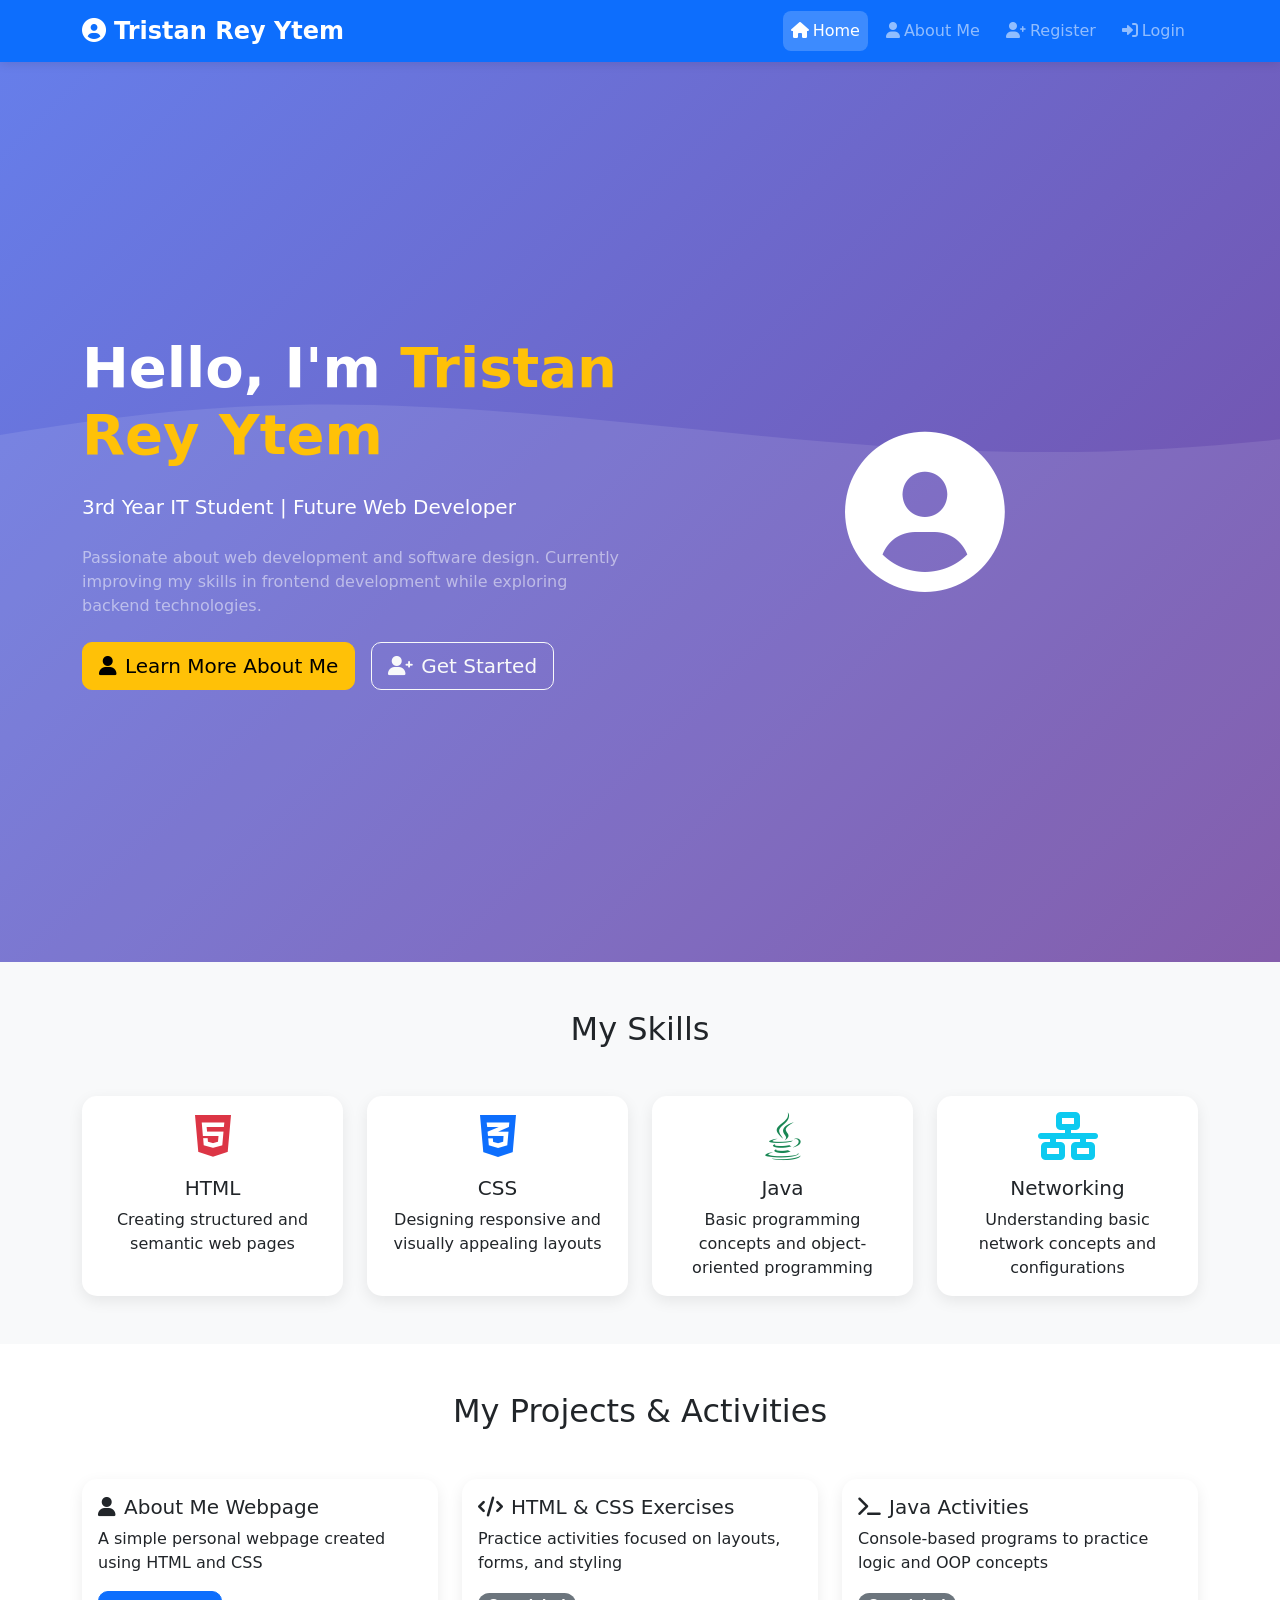
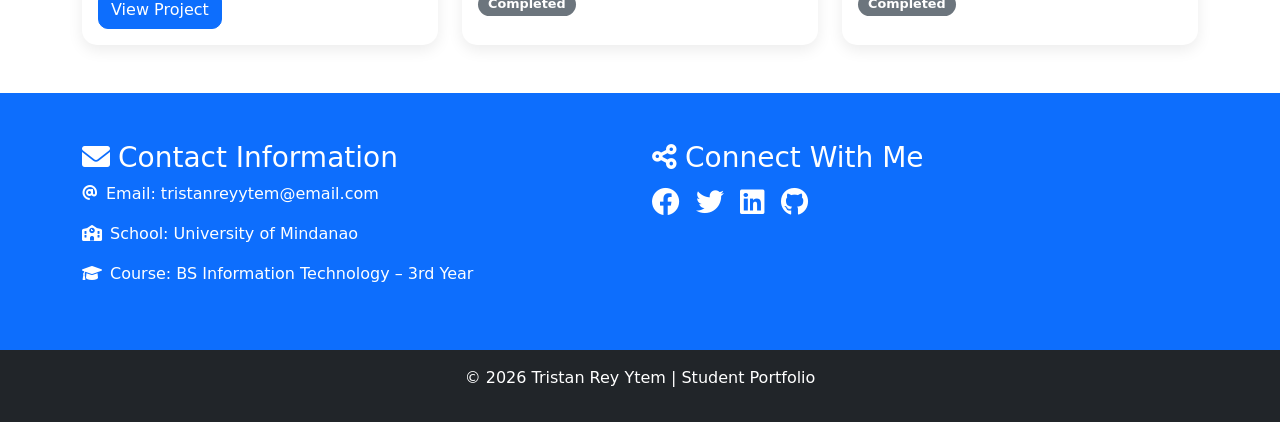
<file: index.html>
<!DOCTYPE html>
<html lang="en">
<head>
    <meta charset="UTF-8">
    <meta name="viewport" content="width=device-width, initial-scale=1.0">
    <title>Tristan Rey Ytem | Personal Portfolio</title>
    <link href="https://cdn.jsdelivr.net/npm/bootstrap@5.3.0/dist/css/bootstrap.min.css" rel="stylesheet">
    <link rel="stylesheet" href="https://cdnjs.cloudflare.com/ajax/libs/font-awesome/6.0.0/css/all.min.css">
    <link rel="stylesheet" href="styles.css">
</head>
<body>
    <nav class="navbar navbar-expand-lg navbar-dark bg-primary sticky-top">
        <div class="container">
            <a class="navbar-brand fw-bold" href="index.html">
                <i class="fas fa-user-circle me-2"></i>Tristan Rey Ytem
            </a>
            <button class="navbar-toggler" type="button" data-bs-toggle="collapse" data-bs-target="#navbarNav">
                <span class="navbar-toggler-icon"></span>
            </button>
            <div class="collapse navbar-collapse" id="navbarNav">
                <ul class="navbar-nav ms-auto">
                    <li class="nav-item">
                        <a class="nav-link active" href="index.html">
                            <i class="fas fa-home me-1"></i>Home
                        </a>
                    </li>
                    <li class="nav-item">
                        <a class="nav-link" href="about.html">
                            <i class="fas fa-user me-1"></i>About Me
                        </a>
                    </li>
                    <li class="nav-item">
                        <a class="nav-link" href="register.html">
                            <i class="fas fa-user-plus me-1"></i>Register
                        </a>
                    </li>
                    <li class="nav-item">
                        <a class="nav-link" href="login.html">
                            <i class="fas fa-sign-in-alt me-1"></i>Login
                        </a>
                    </li>
                </ul>
            </div>
        </div>
    </nav>

    <section class="hero-section">
        <div class="container">
            <div class="row align-items-center min-vh-100">
                <div class="col-lg-6">
                    <div class="hero-content">
                        <h1 class="display-4 fw-bold text-white mb-4">
                            Hello, I'm <span class="text-warning">Tristan Rey Ytem</span>
                        </h1>
                        <p class="lead text-white mb-4">
                            3rd Year IT Student | Future Web Developer
                        </p>
                        <p class="text-white-50 mb-4">
                            Passionate about web development and software design. Currently improving my skills in frontend development while exploring backend technologies.
                        </p>
                        <div class="d-flex gap-3">
                            <a href="about.html" class="btn btn-warning btn-lg">
                                <i class="fas fa-user me-2"></i>Learn More About Me
                            </a>
                            <a href="register.html" class="btn btn-outline-light btn-lg">
                                <i class="fas fa-user-plus me-2"></i>Get Started
                            </a>
                        </div>
                    </div>
                </div>
                <div class="col-lg-6">
                    <div class="hero-image text-center">
                        <div class="profile-placeholder">
                            <i class="fas fa-user-circle fa-10x text-white"></i>
                        </div>
                    </div>
                </div>
            </div>
        </div>
    </section>

    <section class="py-5 bg-light">
        <div class="container">
            <h2 class="text-center mb-5">My Skills</h2>
            <div class="row g-4">
                <div class="col-md-3">
                    <div class="card h-100 text-center skill-card">
                        <div class="card-body">
                            <i class="fab fa-html5 fa-3x text-danger mb-3"></i>
                            <h5 class="card-title">HTML</h5>
                            <p class="card-text">Creating structured and semantic web pages</p>
                        </div>
                    </div>
                </div>
                <div class="col-md-3">
                    <div class="card h-100 text-center skill-card">
                        <div class="card-body">
                            <i class="fab fa-css3-alt fa-3x text-primary mb-3"></i>
                            <h5 class="card-title">CSS</h5>
                            <p class="card-text">Designing responsive and visually appealing layouts</p>
                        </div>
                    </div>
                </div>
                <div class="col-md-3">
                    <div class="card h-100 text-center skill-card">
                        <div class="card-body">
                            <i class="fab fa-java fa-3x text-success mb-3"></i>
                            <h5 class="card-title">Java</h5>
                            <p class="card-text">Basic programming concepts and object-oriented programming</p>
                        </div>
                    </div>
                </div>
                <div class="col-md-3">
                    <div class="card h-100 text-center skill-card">
                        <div class="card-body">
                            <i class="fas fa-network-wired fa-3x text-info mb-3"></i>
                            <h5 class="card-title">Networking</h5>
                            <p class="card-text">Understanding basic network concepts and configurations</p>
                        </div>
                    </div>
                </div>
            </div>
        </div>
    </section>

    <section class="py-5">
        <div class="container">
            <h2 class="text-center mb-5">My Projects & Activities</h2>
            <div class="row g-4">
                <div class="col-md-4">
                    <div class="card h-100 project-card">
                        <div class="card-body">
                            <h5 class="card-title">
                                <i class="fas fa-user me-2"></i>About Me Webpage
                            </h5>
                            <p class="card-text">A simple personal webpage created using HTML and CSS</p>
                            <a href="about.html" class="btn btn-primary">View Project</a>
                        </div>
                    </div>
                </div>
                <div class="col-md-4">
                    <div class="card h-100 project-card">
                        <div class="card-body">
                            <h5 class="card-title">
                                <i class="fas fa-code me-2"></i>HTML & CSS Exercises
                            </h5>
                            <p class="card-text">Practice activities focused on layouts, forms, and styling</p>
                            <span class="badge bg-secondary">Completed</span>
                        </div>
                    </div>
                </div>
                <div class="col-md-4">
                    <div class="card h-100 project-card">
                        <div class="card-body">
                            <h5 class="card-title">
                                <i class="fas fa-terminal me-2"></i>Java Activities
                            </h5>
                            <p class="card-text">Console-based programs to practice logic and OOP concepts</p>
                            <span class="badge bg-secondary">Completed</span>
                        </div>
                    </div>
                </div>
            </div>
        </div>
    </section>

    <section class="py-5 bg-primary text-white">
        <div class="container">
            <div class="row">
                <div class="col-md-6">
                    <h3><i class="fas fa-envelope me-2"></i>Contact Information</h3>
                    <p><i class="fas fa-at me-2"></i>Email: tristanreyytem@email.com</p>
                    <p><i class="fas fa-school me-2"></i>School: University of Mindanao</p>
                    <p><i class="fas fa-graduation-cap me-2"></i>Course: BS Information Technology – 3rd Year</p>
                </div>
                <div class="col-md-6">
                    <h3><i class="fas fa-share-alt me-2"></i>Connect With Me</h3>
                    <div class="d-flex gap-3">
                        <a href="#" class="text-white fs-3"><i class="fab fa-facebook"></i></a>
                        <a href="#" class="text-white fs-3"><i class="fab fa-twitter"></i></a>
                        <a href="#" class="text-white fs-3"><i class="fab fa-linkedin"></i></a>
                        <a href="#" class="text-white fs-3"><i class="fab fa-github"></i></a>
                    </div>
                </div>
            </div>
        </div>
    </section>

    <footer class="bg-dark text-white py-3">
        <div class="container text-center">
            <p>&copy; 2026 Tristan Rey Ytem | Student Portfolio</p>
        </div>
    </footer>

    <script src="https://cdn.jsdelivr.net/npm/bootstrap@5.3.0/dist/js/bootstrap.bundle.min.js"></script>
</body>
</html>
</file>
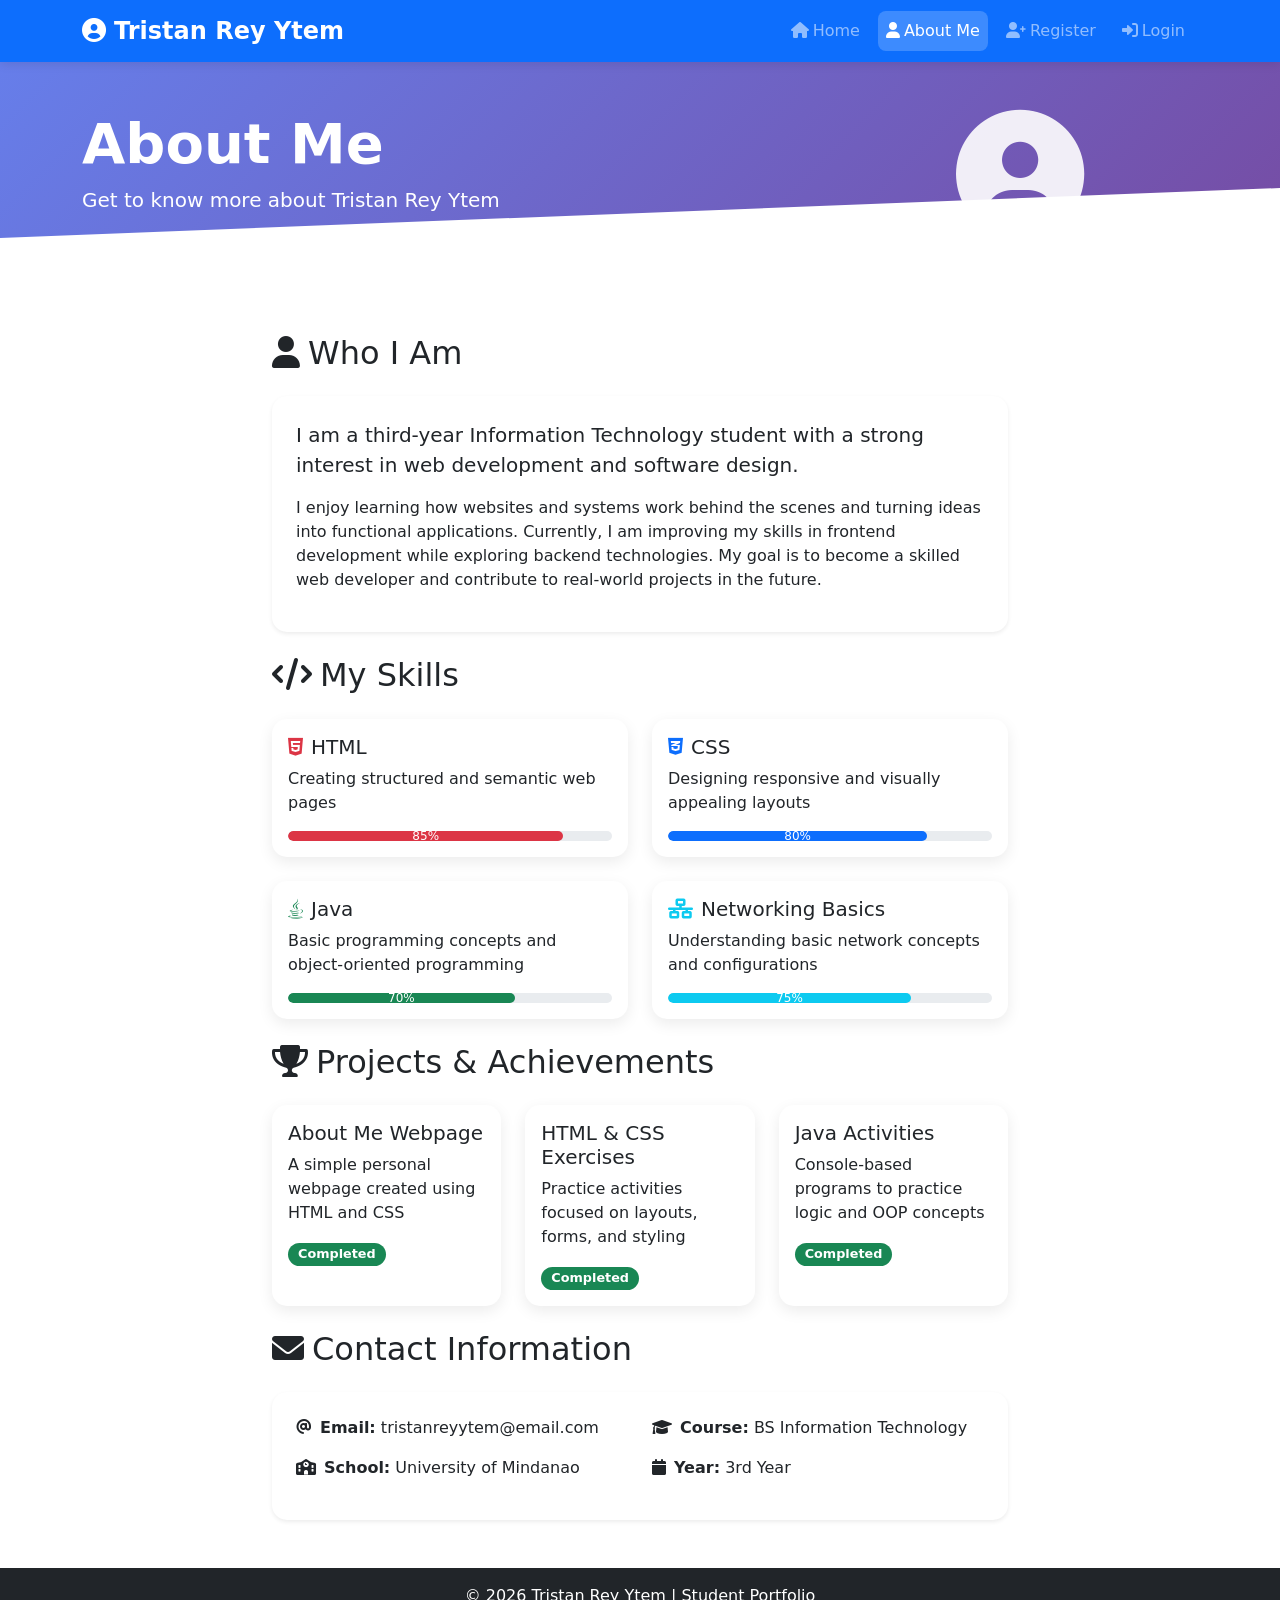
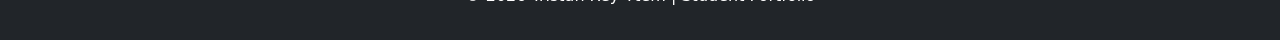
<file: about.html>
<!DOCTYPE html>
<html lang="en">
<head>
    <meta charset="UTF-8">
    <meta name="viewport" content="width=device-width, initial-scale=1.0">
    <title>About Me | Tristan Rey Ytem</title>
    <link href="https://cdn.jsdelivr.net/npm/bootstrap@5.3.0/dist/css/bootstrap.min.css" rel="stylesheet">
    <link rel="stylesheet" href="https://cdnjs.cloudflare.com/ajax/libs/font-awesome/6.0.0/css/all.min.css">
    <link rel="stylesheet" href="styles.css">
</head>
<body>
    <nav class="navbar navbar-expand-lg navbar-dark bg-primary sticky-top">
        <div class="container">
            <a class="navbar-brand fw-bold" href="index.html">
                <i class="fas fa-user-circle me-2"></i>Tristan Rey Ytem
            </a>
            <button class="navbar-toggler" type="button" data-bs-toggle="collapse" data-bs-target="#navbarNav">
                <span class="navbar-toggler-icon"></span>
            </button>
            <div class="collapse navbar-collapse" id="navbarNav">
                <ul class="navbar-nav ms-auto">
                    <li class="nav-item">
                        <a class="nav-link" href="index.html">
                            <i class="fas fa-home me-1"></i>Home
                        </a>
                    </li>
                    <li class="nav-item">
                        <a class="nav-link active" href="about.html">
                            <i class="fas fa-user me-1"></i>About Me
                        </a>
                    </li>
                    <li class="nav-item">
                        <a class="nav-link" href="register.html">
                            <i class="fas fa-user-plus me-1"></i>Register
                        </a>
                    </li>
                    <li class="nav-item">
                        <a class="nav-link" href="login.html">
                            <i class="fas fa-sign-in-alt me-1"></i>Login
                        </a>
                    </li>
                </ul>
            </div>
        </div>
    </nav>

    <section class="page-header bg-primary text-white py-5">
        <div class="container">
            <div class="row">
                <div class="col-lg-8">
                    <h1 class="display-4 fw-bold">About Me</h1>
                    <p class="lead">Get to know more about Tristan Rey Ytem</p>
                </div>
                <div class="col-lg-4 text-center">
                    <div class="profile-image">
                        <i class="fas fa-user-circle fa-8x"></i>
                    </div>
                </div>
            </div>
        </div>
    </section>

    <section class="py-5">
        <div class="container">
            <div class="row">
                <div class="col-lg-8 mx-auto">
                    <div class="about-content">
                        <h2 class="mb-4"><i class="fas fa-user me-2"></i>Who I Am</h2>
                        <div class="card shadow-sm mb-4">
                            <div class="card-body p-4">
                                <p class="lead">
                                    I am a third-year Information Technology student with a strong interest in web development and software design.
                                </p>
                                <p>
                                    I enjoy learning how websites and systems work behind the scenes and turning ideas into functional applications.
                                    Currently, I am improving my skills in frontend development while exploring backend technologies.
                                    My goal is to become a skilled web developer and contribute to real-world projects in the future.
                                </p>
                            </div>
                        </div>

                        <h2 class="mb-4"><i class="fas fa-code me-2"></i>My Skills</h2>
                        <div class="row g-4 mb-4">
                            <div class="col-md-6">
                                <div class="card skill-card h-100">
                                    <div class="card-body">
                                        <h5 class="card-title">
                                            <i class="fab fa-html5 text-danger me-2"></i>HTML
                                        </h5>
                                        <p class="card-text">Creating structured and semantic web pages</p>
                                        <div class="progress">
                                            <div class="progress-bar bg-danger" style="width: 85%">85%</div>
                                        </div>
                                    </div>
                                </div>
                            </div>
                            <div class="col-md-6">
                                <div class="card skill-card h-100">
                                    <div class="card-body">
                                        <h5 class="card-title">
                                            <i class="fab fa-css3-alt text-primary me-2"></i>CSS
                                        </h5>
                                        <p class="card-text">Designing responsive and visually appealing layouts</p>
                                        <div class="progress">
                                            <div class="progress-bar bg-primary" style="width: 80%">80%</div>
                                        </div>
                                    </div>
                                </div>
                            </div>
                            <div class="col-md-6">
                                <div class="card skill-card h-100">
                                    <div class="card-body">
                                        <h5 class="card-title">
                                            <i class="fab fa-java text-success me-2"></i>Java
                                        </h5>
                                        <p class="card-text">Basic programming concepts and object-oriented programming</p>
                                        <div class="progress">
                                            <div class="progress-bar bg-success" style="width: 70%">70%</div>
                                        </div>
                                    </div>
                                </div>
                            </div>
                            <div class="col-md-6">
                                <div class="card skill-card h-100">
                                    <div class="card-body">
                                        <h5 class="card-title">
                                            <i class="fas fa-network-wired text-info me-2"></i>Networking Basics
                                        </h5>
                                        <p class="card-text">Understanding basic network concepts and configurations</p>
                                        <div class="progress">
                                            <div class="progress-bar bg-info" style="width: 75%">75%</div>
                                        </div>
                                    </div>
                                </div>
                            </div>
                        </div>

                        <h2 class="mb-4"><i class="fas fa-trophy me-2"></i>Projects & Achievements</h2>
                        <div class="row g-4 mb-4">
                            <div class="col-md-4">
                                <div class="card project-card h-100">
                                    <div class="card-body">
                                        <h5 class="card-title">About Me Webpage</h5>
                                        <p class="card-text">A simple personal webpage created using HTML and CSS</p>
                                        <span class="badge bg-success">Completed</span>
                                    </div>
                                </div>
                            </div>
                            <div class="col-md-4">
                                <div class="card project-card h-100">
                                    <div class="card-body">
                                        <h5 class="card-title">HTML & CSS Exercises</h5>
                                        <p class="card-text">Practice activities focused on layouts, forms, and styling</p>
                                        <span class="badge bg-success">Completed</span>
                                    </div>
                                </div>
                            </div>
                            <div class="col-md-4">
                                <div class="card project-card h-100">
                                    <div class="card-body">
                                        <h5 class="card-title">Java Activities</h5>
                                        <p class="card-text">Console-based programs to practice logic and OOP concepts</p>
                                        <span class="badge bg-success">Completed</span>
                                    </div>
                                </div>
                            </div>
                        </div>

                        <h2 class="mb-4"><i class="fas fa-envelope me-2"></i>Contact Information</h2>
                        <div class="card shadow-sm">
                            <div class="card-body p-4">
                                <div class="row">
                                    <div class="col-md-6">
                                        <p><i class="fas fa-at me-2"></i><strong>Email:</strong> tristanreyytem@email.com</p>
                                        <p><i class="fas fa-school me-2"></i><strong>School:</strong> University of Mindanao</p>
                                    </div>
                                    <div class="col-md-6">
                                        <p><i class="fas fa-graduation-cap me-2"></i><strong>Course:</strong> BS Information Technology</p>
                                        <p><i class="fas fa-calendar me-2"></i><strong>Year:</strong> 3rd Year</p>
                                    </div>
                                </div>
                            </div>
                        </div>
                    </div>
                </div>
            </div>
        </div>
    </section>

    <footer class="bg-dark text-white py-3">
        <div class="container text-center">
            <p>&copy; 2026 Tristan Rey Ytem | Student Portfolio</p>
        </div>
    </footer>

    <script src="https://cdn.jsdelivr.net/npm/bootstrap@5.3.0/dist/js/bootstrap.bundle.min.js"></script>
</body>
</html>
</file>
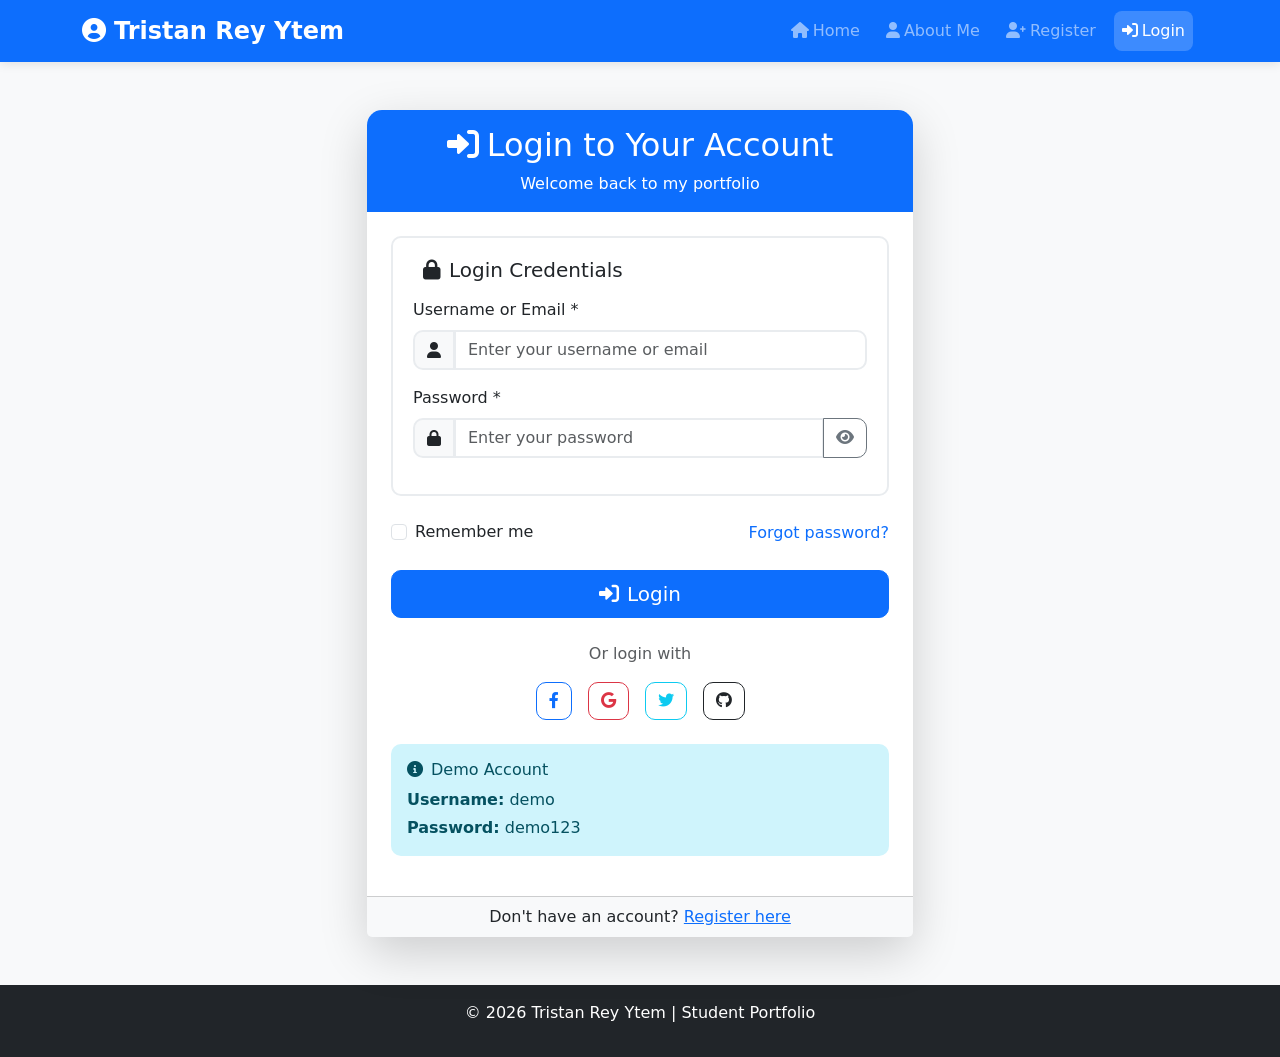
<file: login.html>
<!DOCTYPE html>
<html lang="en">
<head>
    <meta charset="UTF-8">
    <meta name="viewport" content="width=device-width, initial-scale=1.0">
    <title>Login | Tristan Rey Ytem</title>
    <link href="https://cdn.jsdelivr.net/npm/bootstrap@5.3.0/dist/css/bootstrap.min.css" rel="stylesheet">
    <link rel="stylesheet" href="https://cdnjs.cloudflare.com/ajax/libs/font-awesome/6.0.0/css/all.min.css">
    <link rel="stylesheet" href="styles.css">
</head>
<body class="bg-light">
    <nav class="navbar navbar-expand-lg navbar-dark bg-primary sticky-top">
        <div class="container">
            <a class="navbar-brand fw-bold" href="index.html">
                <i class="fas fa-user-circle me-2"></i>Tristan Rey Ytem
            </a>
            <button class="navbar-toggler" type="button" data-bs-toggle="collapse" data-bs-target="#navbarNav">
                <span class="navbar-toggler-icon"></span>
            </button>
            <div class="collapse navbar-collapse" id="navbarNav">
                <ul class="navbar-nav ms-auto">
                    <li class="nav-item">
                        <a class="nav-link" href="index.html">
                            <i class="fas fa-home me-1"></i>Home
                        </a>
                    </li>
                    <li class="nav-item">
                        <a class="nav-link" href="about.html">
                            <i class="fas fa-user me-1"></i>About Me
                        </a>
                    </li>
                    <li class="nav-item">
                        <a class="nav-link" href="register.html">
                            <i class="fas fa-user-plus me-1"></i>Register
                        </a>
                    </li>
                    <li class="nav-item">
                        <a class="nav-link active" href="login.html">
                            <i class="fas fa-sign-in-alt me-1"></i>Login
                        </a>
                    </li>
                </ul>
            </div>
        </div>
    </nav>

    <section class="py-5">
        <div class="container">
            <div class="row justify-content-center">
                <div class="col-lg-6 col-md-8">
                    <div class="card shadow-lg">
                        <div class="card-header bg-primary text-white text-center py-3">
                            <h2 class="mb-0">
                                <i class="fas fa-sign-in-alt me-2"></i>Login to Your Account
                            </h2>
                            <p class="mb-0 mt-2">Welcome back to my portfolio</p>
                        </div>
                        <div class="card-body p-4">
                            <form id="loginForm" action="index.html" method="post">
                                <!-- Login Credentials -->
                                <fieldset class="mb-4">
                                    <legend class="h5 mb-3">
                                        <i class="fas fa-lock me-2"></i>Login Credentials
                                    </legend>
                                    <div class="mb-3">
                                        <label for="username" class="form-label">Username or Email *</label>
                                        <div class="input-group">
                                            <span class="input-group-text"><i class="fas fa-user"></i></span>
                                            <input type="text" class="form-control" id="username" name="username" placeholder="Enter your username or email" required>
                                        </div>
                                    </div>
                                    <div class="mb-3">
                                        <label for="password" class="form-label">Password *</label>
                                        <div class="input-group">
                                            <span class="input-group-text"><i class="fas fa-lock"></i></span>
                                            <input type="password" class="form-control" id="password" name="password" placeholder="Enter your password" required>
                                            <button class="btn btn-outline-secondary" type="button" id="togglePassword">
                                                <i class="fas fa-eye"></i>
                                            </button>
                                        </div>
                                    </div>
                                </fieldset>

                                <!-- Remember Me & Forgot Password -->
                                <div class="d-flex justify-content-between align-items-center mb-4">
                                    <div class="form-check">
                                        <input class="form-check-input" type="checkbox" id="rememberMe" name="rememberMe">
                                        <label class="form-check-label" for="rememberMe">
                                            Remember me
                                        </label>
                                    </div>
                                    <a href="#" class="text-primary text-decoration-none">
                                        Forgot password?
                                    </a>
                                </div>

                                <div class="d-grid gap-2">
                                    <button type="submit" class="btn btn-primary btn-lg">
                                        <i class="fas fa-sign-in-alt me-2"></i>Login
                                    </button>
                                </div>

                                <div class="text-center my-4">
                                    <p class="text-muted mb-3">Or login with</p>
                                    <div class="d-flex justify-content-center gap-3">
                                        <button type="button" class="btn btn-outline-primary">
                                            <i class="fab fa-facebook-f"></i>
                                        </button>
                                        <button type="button" class="btn btn-outline-danger">
                                            <i class="fab fa-google"></i>
                                        </button>
                                        <button type="button" class="btn btn-outline-info">
                                            <i class="fab fa-twitter"></i>
                                        </button>
                                        <button type="button" class="btn btn-outline-dark">
                                            <i class="fab fa-github"></i>
                                        </button>
                                    </div>
                                </div>

                                <div class="alert alert-info">
                                    <h6><i class="fas fa-info-circle me-2"></i>Demo Account</h6>
                                    <p class="mb-1"><strong>Username:</strong> demo</p>
                                    <p class="mb-0"><strong>Password:</strong> demo123</p>
                                </div>
                            </form>
                        </div>
                        <div class="card-footer text-center bg-light">
                            <p class="mb-0">Don't have an account? <a href="register.html" class="text-primary">Register here</a></p>
                        </div>
                    </div>
                </div>
            </div>
        </div>
    </section>

    <footer class="bg-dark text-white py-3">
        <div class="container text-center">
            <p>&copy; 2026 Tristan Rey Ytem | Student Portfolio</p>
        </div>
    </footer>

    <script src="https://cdn.jsdelivr.net/npm/bootstrap@5.3.0/dist/js/bootstrap.bundle.min.js"></script>
    <script>
        document.getElementById('togglePassword').addEventListener('click', function() {
            const passwordInput = document.getElementById('password');
            const icon = this.querySelector('i');
            
            if (passwordInput.type === 'password') {
                passwordInput.type = 'text';
                icon.classList.remove('fa-eye');
                icon.classList.add('fa-eye-slash');
            } else {
                passwordInput.type = 'password';
                icon.classList.remove('fa-eye-slash');
                icon.classList.add('fa-eye');
            }
        });

        document.getElementById('loginForm').addEventListener('submit', function(e) {
            const username = document.getElementById('username').value;
            const password = document.getElementById('password').value;
            
            if (username === '' || password === '') {
                e.preventDefault();
                alert('Please enter both username and password!');
                return false;
            }
            
            alert('Login successful! Redirecting to home page...');
        });

        document.addEventListener('DOMContentLoaded', function() {
        });
    </script>
</body>
</html>
</file>
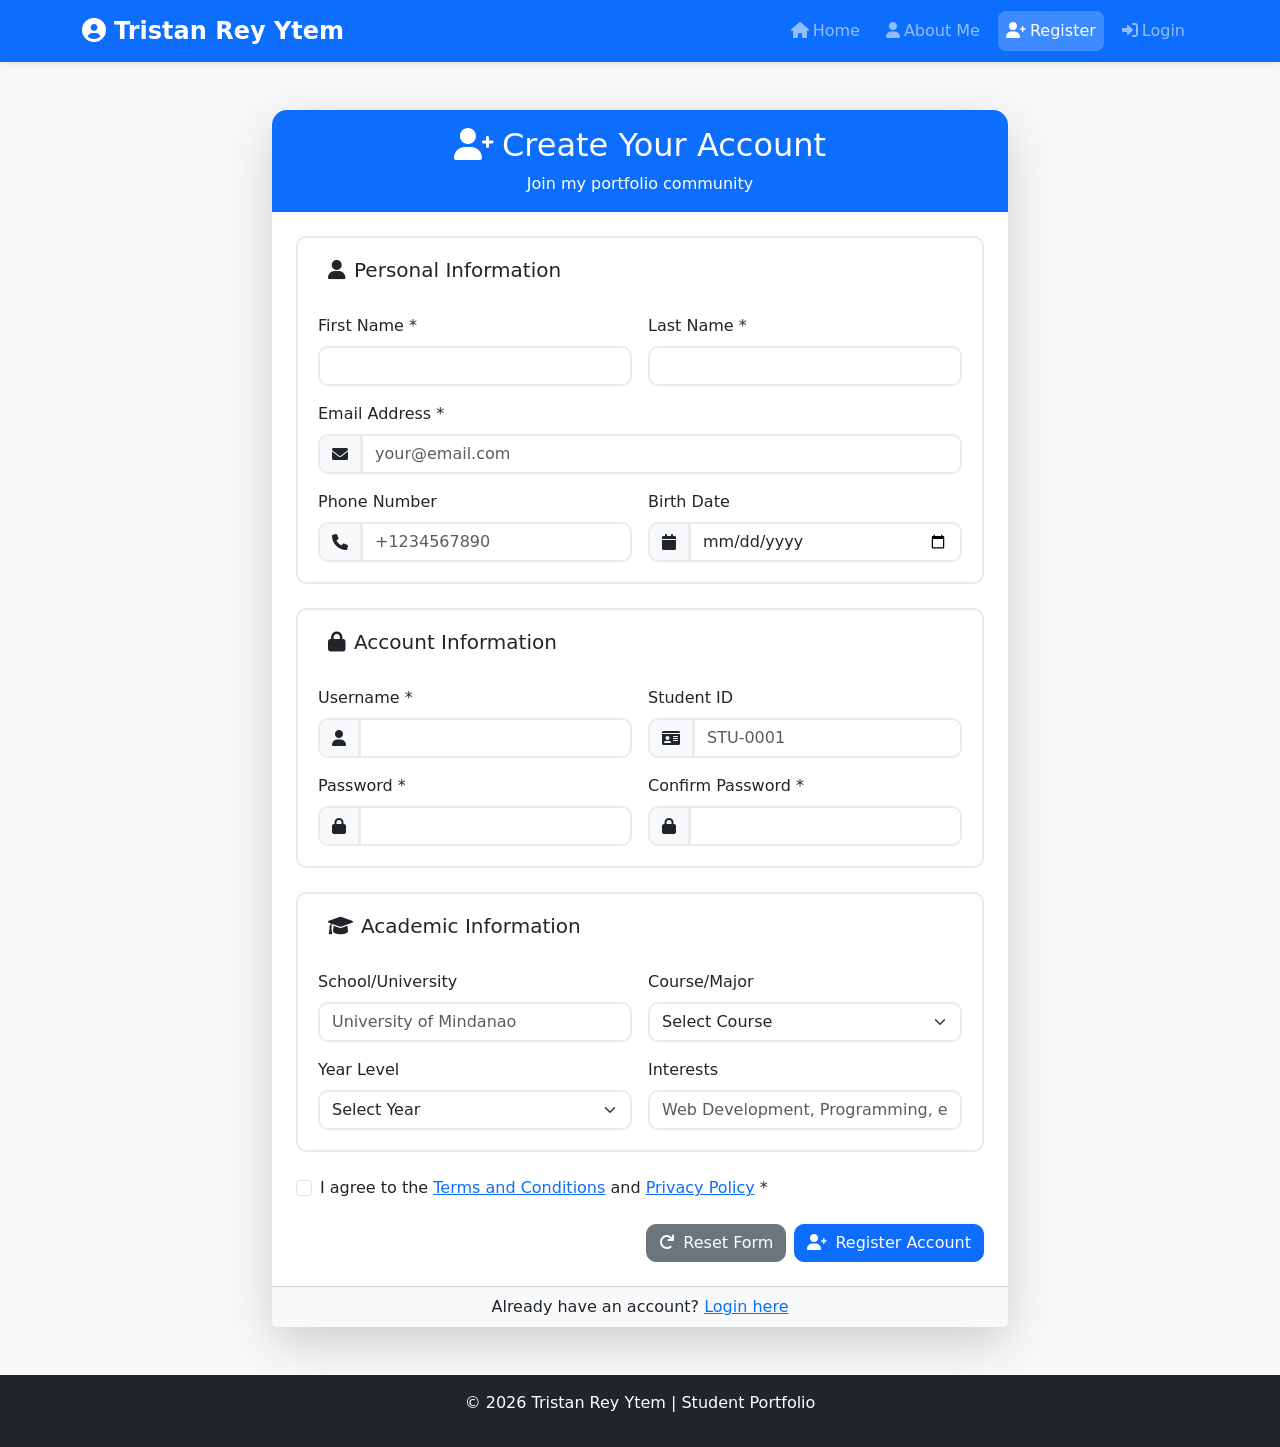
<file: register.html>
<!DOCTYPE html>
<html lang="en">
<head>
    <meta charset="UTF-8">
    <meta name="viewport" content="width=device-width, initial-scale=1.0">
    <title>Register | Tristan Rey Ytem</title>
    <link href="https://cdn.jsdelivr.net/npm/bootstrap@5.3.0/dist/css/bootstrap.min.css" rel="stylesheet">
    <link rel="stylesheet" href="https://cdnjs.cloudflare.com/ajax/libs/font-awesome/6.0.0/css/all.min.css">
    <link rel="stylesheet" href="styles.css">
</head>
<body class="bg-light">
    <nav class="navbar navbar-expand-lg navbar-dark bg-primary sticky-top">
        <div class="container">
            <a class="navbar-brand fw-bold" href="index.html">
                <i class="fas fa-user-circle me-2"></i>Tristan Rey Ytem
            </a>
            <button class="navbar-toggler" type="button" data-bs-toggle="collapse" data-bs-target="#navbarNav">
                <span class="navbar-toggler-icon"></span>
            </button>
            <div class="collapse navbar-collapse" id="navbarNav">
                <ul class="navbar-nav ms-auto">
                    <li class="nav-item">
                        <a class="nav-link" href="index.html">
                            <i class="fas fa-home me-1"></i>Home
                        </a>
                    </li>
                    <li class="nav-item">
                        <a class="nav-link" href="about.html">
                            <i class="fas fa-user me-1"></i>About Me
                        </a>
                    </li>
                    <li class="nav-item">
                        <a class="nav-link active" href="register.html">
                            <i class="fas fa-user-plus me-1"></i>Register
                        </a>
                    </li>
                    <li class="nav-item">
                        <a class="nav-link" href="login.html">
                            <i class="fas fa-sign-in-alt me-1"></i>Login
                        </a>
                    </li>
                </ul>
            </div>
        </div>
    </nav>

    <section class="py-5">
        <div class="container">
            <div class="row justify-content-center">
                <div class="col-lg-8">
                    <div class="card shadow-lg">
                        <div class="card-header bg-primary text-white text-center py-3">
                            <h2 class="mb-0">
                                <i class="fas fa-user-plus me-2"></i>Create Your Account
                            </h2>
                            <p class="mb-0 mt-2">Join my portfolio community</p>
                        </div>
                        <div class="card-body p-4">
                            <form id="registerForm" action="login.html" method="post">
                                <fieldset class="mb-4">
                                    <legend class="h5 mb-3">
                                        <i class="fas fa-user me-2"></i>Personal Information
                                    </legend>
                                    <div class="row g-3">
                                        <div class="col-md-6">
                                            <label for="firstName" class="form-label">First Name *</label>
                                            <input type="text" class="form-control" id="firstName" name="firstName" required>
                                        </div>
                                        <div class="col-md-6">
                                            <label for="lastName" class="form-label">Last Name *</label>
                                            <input type="text" class="form-control" id="lastName" name="lastName" required>
                                        </div>
                                        <div class="col-12">
                                            <label for="email" class="form-label">Email Address *</label>
                                            <div class="input-group">
                                                <span class="input-group-text"><i class="fas fa-envelope"></i></span>
                                                <input type="email" class="form-control" id="email" name="email" placeholder="your@email.com" required>
                                            </div>
                                        </div>
                                        <div class="col-md-6">
                                            <label for="phone" class="form-label">Phone Number</label>
                                            <div class="input-group">
                                                <span class="input-group-text"><i class="fas fa-phone"></i></span>
                                                <input type="tel" class="form-control" id="phone" name="phone" placeholder="+1234567890">
                                            </div>
                                        </div>
                                        <div class="col-md-6">
                                            <label for="birthdate" class="form-label">Birth Date</label>
                                            <div class="input-group">
                                                <span class="input-group-text"><i class="fas fa-calendar"></i></span>
                                                <input type="date" class="form-control" id="birthdate" name="birthdate">
                                            </div>
                                        </div>
                                    </div>
                                </fieldset>

                                <fieldset class="mb-4">
                                    <legend class="h5 mb-3">
                                        <i class="fas fa-lock me-2"></i>Account Information
                                    </legend>
                                    <div class="row g-3">
                                        <div class="col-md-6">
                                            <label for="username" class="form-label">Username *</label>
                                            <div class="input-group">
                                                <span class="input-group-text"><i class="fas fa-user"></i></span>
                                                <input type="text" class="form-control" id="username" name="username" required>
                                            </div>
                                        </div>
                                        <div class="col-md-6">
                                            <label for="studentId" class="form-label">Student ID</label>
                                            <div class="input-group">
                                                <span class="input-group-text"><i class="fas fa-id-card"></i></span>
                                                <input type="text" class="form-control" id="studentId" name="studentId" placeholder="STU-0001">
                                            </div>
                                        </div>
                                        <div class="col-md-6">
                                            <label for="password" class="form-label">Password *</label>
                                            <div class="input-group">
                                                <span class="input-group-text"><i class="fas fa-lock"></i></span>
                                                <input type="password" class="form-control" id="password" name="password" required>
                                            </div>
                                        </div>
                                        <div class="col-md-6">
                                            <label for="confirmPassword" class="form-label">Confirm Password *</label>
                                            <div class="input-group">
                                                <span class="input-group-text"><i class="fas fa-lock"></i></span>
                                                <input type="password" class="form-control" id="confirmPassword" name="confirmPassword" required>
                                            </div>
                                        </div>
                                    </div>
                                </fieldset>

                                <fieldset class="mb-4">
                                    <legend class="h5 mb-3">
                                        <i class="fas fa-graduation-cap me-2"></i>Academic Information
                                    </legend>
                                    <div class="row g-3">
                                        <div class="col-md-6">
                                            <label for="school" class="form-label">School/University</label>
                                            <input type="text" class="form-control" id="school" name="school" placeholder="University of Mindanao">
                                        </div>
                                        <div class="col-md-6">
                                            <label for="course" class="form-label">Course/Major</label>
                                            <select class="form-select" id="course" name="course">
                                                <option value="">Select Course</option>
                                                <option value="BSIT">BS Information Technology</option>
                                                <option value="BSCS">BS Computer Science</option>
                                                <option value="BSCE">BS Computer Engineering</option>
                                                <option value="BSECE">BS Electronics Engineering</option>
                                                <option value="Other">Other</option>
                                            </select>
                                        </div>
                                        <div class="col-md-6">
                                            <label for="year" class="form-label">Year Level</label>
                                            <select class="form-select" id="year" name="year">
                                                <option value="">Select Year</option>
                                                <option value="1">1st Year</option>
                                                <option value="2">2nd Year</option>
                                                <option value="3">3rd Year</option>
                                                <option value="4">4th Year</option>
                                                <option value="5">5th Year</option>
                                            </select>
                                        </div>
                                        <div class="col-md-6">
                                            <label for="interests" class="form-label">Interests</label>
                                            <input type="text" class="form-control" id="interests" name="interests" placeholder="Web Development, Programming, etc.">
                                        </div>
                                    </div>
                                </fieldset>

                                <div class="mb-4">
                                    <div class="form-check">
                                        <input class="form-check-input" type="checkbox" id="terms" required>
                                        <label class="form-check-label" for="terms">
                                            I agree to the <a href="#" class="text-primary">Terms and Conditions</a> and <a href="#" class="text-primary">Privacy Policy</a> *
                                        </label>
                                    </div>
                                </div>
                                <div class="d-grid gap-2 d-md-flex justify-content-md-end">
                                    <button type="reset" class="btn btn-secondary">
                                        <i class="fas fa-redo me-2"></i>Reset Form
                                    </button>
                                    <button type="submit" class="btn btn-primary">
                                        <i class="fas fa-user-plus me-2"></i>Register Account
                                    </button>
                                </div>
                            </form>
                        </div>
                        <div class="card-footer text-center bg-light">
                            <p class="mb-0">Already have an account? <a href="login.html" class="text-primary">Login here</a></p>
                        </div>
                    </div>
                </div>
            </div>
        </div>
    </section>

    <footer class="bg-dark text-white py-3">
        <div class="container text-center">
            <p>&copy; 2026 Tristan Rey Ytem | Student Portfolio</p>
        </div>
    </footer>

    <script src="https://cdn.jsdelivr.net/npm/bootstrap@5.3.0/dist/js/bootstrap.bundle.min.js"></script>
    <script>
        document.getElementById('registerForm').addEventListener('submit', function(e) {
            const password = document.getElementById('password').value;
            const confirmPassword = document.getElementById('confirmPassword').value;
            
            if (password !== confirmPassword) {
                e.preventDefault();
                alert('Passwords do not match!');
                return false;
            }
            
            alert('Registration successful! Redirecting to login page...');
        });
    </script>
</body>
</html>
</file>
<file: styles.css>
.hero-section {
    background: linear-gradient(135deg, #667eea 0%, #764ba2 100%);
    position: relative;
    overflow: hidden;
}

.hero-section::before {
    content: '';
    position: absolute;
    top: 0;
    left: 0;
    right: 0;
    bottom: 0;
    background: url('data:image/svg+xml,<svg xmlns="http://www.w3.org/2000/svg" viewBox="0 0 1440 320"><path fill="%23ffffff" fill-opacity="0.1" d="M0,96L48,112C96,128,192,160,288,160C384,160,480,128,576,122.7C672,117,768,139,864,138.7C960,139,1056,117,1152,106.7C1248,96,1344,96,1392,96L1440,96L1440,320L1392,320C1344,320,1248,320,1152,320C1056,320,960,320,864,320C768,320,672,320,576,320C480,320,384,320,288,320C192,320,96,320,48,320L0,320Z"></path></svg>') no-repeat bottom;
    background-size: cover;
}

.hero-content {
    position: relative;
    z-index: 1;
}

.profile-placeholder {
    animation: float 3s ease-in-out infinite;
}

@keyframes float {
    0%, 100% { transform: translateY(0px); }
    50% { transform: translateY(-20px); }
}

.skill-card {
    transition: transform 0.3s ease, box-shadow 0.3s ease;
    border: none;
    border-radius: 15px;
}

.skill-card:hover {
    transform: translateY(-10px);
    box-shadow: 0 15px 30px rgba(0,0,0,0.15);
}

.project-card {
    transition: all 0.3s ease;
    border: none;
    border-radius: 10px;
    overflow: hidden;
}

.project-card:hover {
    transform: translateY(-5px);
    box-shadow: 0 10px 25px rgba(0,0,0,0.1);
}

.project-card .btn {
    transition: all 0.3s ease;
}

.project-card .btn:hover {
    transform: scale(1.05);
}

.page-header {
    background: linear-gradient(135deg, #667eea 0%, #764ba2 100%);
    position: relative;
}

.page-header::before {
    content: '';
    position: absolute;
    bottom: -2px;
    left: 0;
    right: 0;
    height: 100px;
    background: white;
    clip-path: polygon(0 50%, 100% 0, 100% 100%, 0% 100%);
}

.about-content .card {
    border: none;
    border-radius: 15px;
    transition: transform 0.3s ease;
}

.about-content .card:hover {
    transform: translateY(-5px);
}

.progress {
    height: 10px;
    border-radius: 10px;
    background-color: #e9ecef;
}

.progress-bar {
    border-radius: 10px;
    transition: width 0.6s ease;
}

.card {
    border: none;
    border-radius: 15px;
    box-shadow: 0 5px 15px rgba(0,0,0,0.08);
}

.card-header {
    border-radius: 15px 15px 0 0 !important;
    border: none;
}

.form-control, .form-select {
    border-radius: 10px;
    border: 2px solid #e9ecef;
    transition: all 0.3s ease;
}

.form-control:focus, .form-select:focus {
    border-color: #667eea;
    box-shadow: 0 0 0 0.2rem rgba(102, 126, 234, 0.25);
}

.input-group-text {
    border-radius: 10px 0 0 10px;
    border: 2px solid #e9ecef;
    background-color: #f8f9fa;
}

.btn {
    border-radius: 10px;
    font-weight: 500;
    transition: all 0.3s ease;
}

.btn:hover {
    transform: translateY(-2px);
    box-shadow: 0 5px 15px rgba(0,0,0,0.2);
}

.navbar {
    box-shadow: 0 2px 10px rgba(0,0,0,0.1);
    backdrop-filter: blur(10px);
}

.navbar-brand {
    font-size: 1.5rem;
    transition: all 0.3s ease;
}

.navbar-brand:hover {
    transform: scale(1.05);
}

.nav-link {
    border-radius: 8px;
    margin: 0 5px;
    transition: all 0.3s ease;
}

.nav-link:hover {
    background-color: rgba(255,255,255,0.1);
    transform: translateY(-2px);
}

.nav-link.active {
    background-color: rgba(255,255,255,0.2);
}

footer {
    margin-top: auto;
}

.social-icons a {
    color: white;
    font-size: 1.5rem;
    margin: 0 10px;
    transition: all 0.3s ease;
}

.social-icons a:hover {
    color: #667eea;
    transform: translateY(-5px);
}

.alert {
    border: none;
    border-radius: 10px;
    animation: slideIn 0.5s ease;
}

@keyframes slideIn {
    from {
        opacity: 0;
        transform: translateY(-20px);
    }
    to {
        opacity: 1;
        transform: translateY(0);
    }
}

@media (max-width: 768px) {
    .hero-section {
        text-align: center;
    }
    
    .hero-section .display-4 {
        font-size: 2rem;
    }
    
    .skill-card, .project-card {
        margin-bottom: 20px;
    }
    
    .btn-lg {
        font-size: 1rem;
        padding: 10px 20px;
    }
}

.loading {
    display: inline-block;
    width: 20px;
    height: 20px;
    border: 3px solid #f3f3f3;
    border-top: 3px solid #667eea;
    border-radius: 50%;
    animation: spin 1s linear infinite;
}

@keyframes spin {
    0% { transform: rotate(0deg); }
    100% { transform: rotate(360deg); }
}

::-webkit-scrollbar {
    width: 10px;
}

::-webkit-scrollbar-track {
    background: #f1f1f1;
}

::-webkit-scrollbar-thumb {
    background: #667eea;
    border-radius: 5px;
}

::-webkit-scrollbar-thumb:hover {
    background: #764ba2;
}

.form-control.is-valid {
    border-color: #28a745;
    background-image: none;
}

.form-control.is-invalid {
    border-color: #dc3545;
    background-image: none;
}

.profile-image {
    position: relative;
    z-index: 1;
}

.profile-image i {
    color: white;
    opacity: 0.9;
    transition: all 0.3s ease;
}

.profile-image:hover i {
    opacity: 1;
    transform: scale(1.1);
}

.badge {
    font-size: 0.8rem;
    padding: 5px 10px;
    border-radius: 20px;
}

fieldset {
    border: 2px solid #e9ecef;
    border-radius: 10px;
    padding: 20px;
    margin-bottom: 20px;
}

legend {
    background-color: white;
    padding: 0 10px;
    border-radius: 5px;
    font-weight: 600;
}

.fade-in {
    animation: fadeIn 1s ease-in;
}

@keyframes fadeIn {
    from { opacity: 0; }
    to { opacity: 1; }
}

.slide-up {
    animation: slideUp 0.5s ease-out;
}

@keyframes slideUp {
    from {
        opacity: 0;
        transform: translateY(30px);
    }
    to {
        opacity: 1;
        transform: translateY(0);
    }
}
</file>
